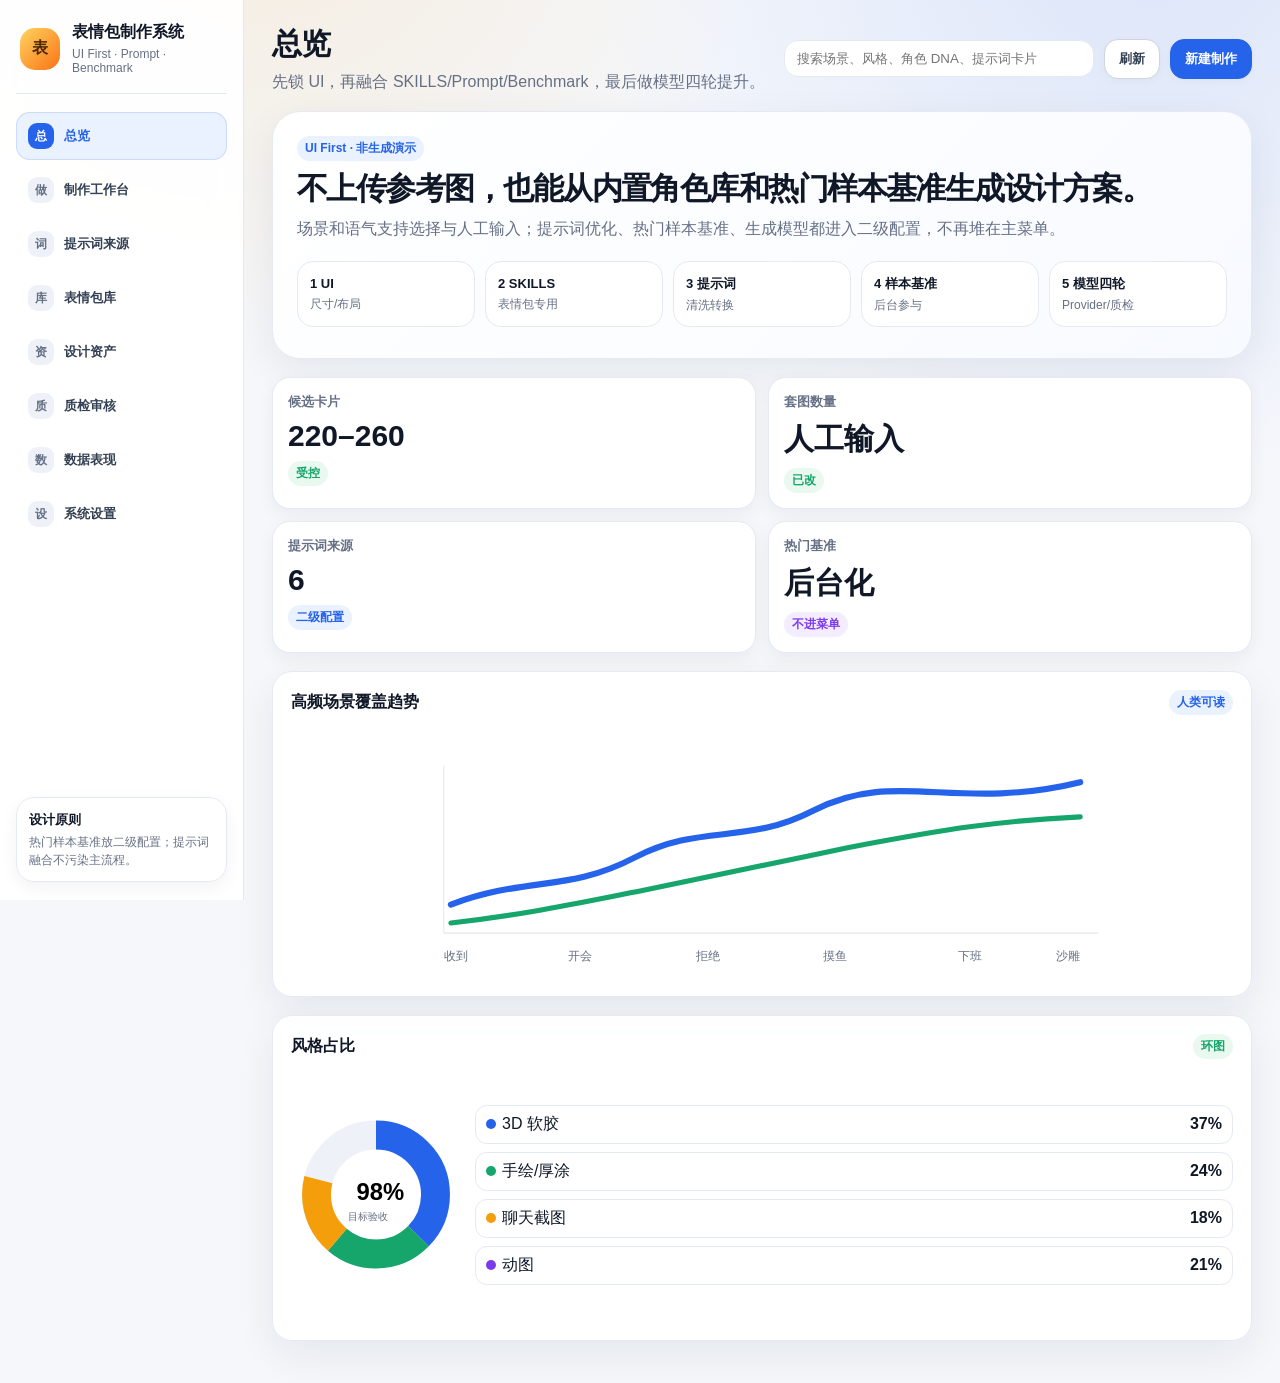
<file: preview/golden/index.html>
<!doctype html>
<html lang="zh-CN">
<head>
<meta charset="utf-8"/>
<meta name="viewport" content="width=device-width,initial-scale=1"/>
<title>表情包制作系统 · v6 交互预览</title>
<style>
:root{
  --bg:#f5f7fb;--panel:#fff;--line:#e5e9f2;--ink:#101828;--text:#344054;--muted:#667085;
  --blue:#2563eb;--blue-soft:#eaf1ff;--green:#16a56a;--green-soft:#e9f9ef;--orange:#f59e0b;--orange-soft:#fff7e6;--red:#e5484d;--red-soft:#fff0f0;--purple:#7c3aed;--purple-soft:#f4edff;
  --shadow:0 14px 42px rgba(16,24,40,.07);--shadow-sm:0 6px 18px rgba(16,24,40,.05);
  --r:20px;--side:244px;--rail:356px;
}
*{box-sizing:border-box}
body{margin:0;color:var(--ink);background:radial-gradient(circle at 90% -5%,rgba(37,99,235,.12),transparent 30%),radial-gradient(circle at 20% -10%,rgba(245,158,11,.12),transparent 28%),var(--bg);font-family:-apple-system,BlinkMacSystemFont,"Segoe UI","PingFang SC","Microsoft YaHei",Arial,sans-serif}
button,input,select,textarea{font-family:inherit}button{cursor:pointer}
.app{display:grid;grid-template-columns:var(--side) minmax(0,1fr);min-height:100vh}
.side{position:sticky;top:0;height:100vh;padding:22px 16px;background:rgba(255,255,255,.92);border-right:1px solid var(--line);backdrop-filter:blur(14px)}
.brand{display:flex;gap:12px;align-items:center;padding:0 4px 18px;border-bottom:1px solid var(--line)}
.logo{width:42px;height:42px;border-radius:15px;background:linear-gradient(135deg,#ffd45f,#f97316);display:grid;place-items:center;font-weight:950;color:#4b2800}
.brand h1{font-size:16px;margin:0}.brand p{font-size:12px;color:var(--muted);margin:4px 0 0}
.nav{display:flex;flex-direction:column;gap:6px;margin-top:18px}
.nav button{border:0;background:transparent;border-radius:14px;padding:11px 12px;display:flex;gap:10px;align-items:center;color:#344054;font-weight:850}
.nav i{font-style:normal;width:26px;height:26px;border-radius:9px;background:#eef2f8;color:#667085;display:grid;place-items:center;font-size:12px}
.nav button.active{background:#eaf1ff;color:var(--blue);box-shadow:inset 0 0 0 1px #cbdcff}.nav button.active i{background:var(--blue);color:white}
.side-note{position:absolute;bottom:18px;left:16px;right:16px;background:#fff;border:1px solid var(--line);border-radius:18px;padding:12px;box-shadow:var(--shadow-sm)}
.side-note b{font-size:13px}.side-note p{font-size:12px;line-height:1.45;color:var(--muted);margin:5px 0 0}
.main{padding:24px 28px 42px;min-width:0}
.top{display:flex;align-items:center;justify-content:space-between;gap:18px;margin-bottom:18px}
.title h2{font-size:30px;margin:0;letter-spacing:-.04em}.title p{color:var(--muted);margin:7px 0 0}
.actions{display:flex;gap:10px;align-items:center;flex-wrap:wrap;justify-content:flex-end}
.search input{width:310px;border:1px solid var(--line);border-radius:14px;padding:10px 12px;background:#fff;outline:none}
.btn{border:1px solid #d0d5dd;background:#fff;border-radius:14px;color:#344054;padding:10px 14px;font-weight:900;display:inline-flex;align-items:center;justify-content:center;gap:8px;box-shadow:0 2px 8px rgba(16,24,40,.03)}
.btn.primary{background:var(--blue);border-color:var(--blue);color:white}.btn.soft{background:var(--blue-soft);border-color:#cbdcff;color:var(--blue)}.btn.green{background:var(--green-soft);border-color:#c7eed8;color:var(--green)}.btn.danger{background:var(--red-soft);border-color:#ffd1d1;color:#d92d2d}.btn:disabled{opacity:.55;cursor:not-allowed}
.page{display:none}.page.active{display:block}
.card{background:rgba(255,255,255,.96);border:1px solid var(--line);border-radius:var(--r);box-shadow:var(--shadow);padding:18px}
.card.compact{padding:14px}.head{display:flex;align-items:flex-start;justify-content:space-between;gap:14px;margin-bottom:14px}
.head h3{margin:0;font-size:18px;letter-spacing:-.02em}.head p{margin:5px 0 0;color:var(--muted);font-size:13px;line-height:1.5}
.tag{display:inline-flex;border-radius:999px;padding:4px 8px;font-size:12px;font-weight:900;background:#f2f4f7;color:#475467}.tag.blue{background:var(--blue-soft);color:var(--blue)}.tag.green{background:var(--green-soft);color:var(--green)}.tag.orange{background:var(--orange-soft);color:#a66200}.tag.red{background:var(--red-soft);color:var(--red)}.tag.purple{background:var(--purple-soft);color:var(--purple)}
.grid{display:grid;gap:16px}.two{grid-template-columns:1fr 1fr}.three{grid-template-columns:repeat(3,1fr)}.four{grid-template-columns:repeat(4,1fr)}
.hero{display:grid;grid-template-columns:minmax(0,1.35fr) minmax(360px,.65fr);gap:18px;margin-bottom:18px}
.hero-main{background:linear-gradient(135deg,#fff,#f7faff);border:1px solid var(--line);border-radius:28px;box-shadow:var(--shadow);padding:24px;min-height:248px}
.hero-main h3{font-size:31px;line-height:1.14;margin:10px 0 10px;letter-spacing:-.05em}.hero-main p{color:var(--muted);line-height:1.65;margin:0 0 18px}
.flow{display:grid;grid-template-columns:repeat(5,minmax(0,1fr));gap:10px}.flow div{background:#fff;border:1px solid var(--line);border-radius:16px;padding:12px}.flow b{font-size:13px}.flow span{display:block;font-size:12px;color:var(--muted);margin-top:4px}
.kpis{display:grid;grid-template-columns:1fr 1fr;gap:12px}.kpi{background:#fff;border:1px solid var(--line);border-radius:18px;padding:15px;box-shadow:var(--shadow-sm)}.kpi small{display:block;color:var(--muted);font-weight:800}.kpi strong{display:block;font-size:30px;margin:8px 0}
.steps{display:grid;grid-template-columns:280px minmax(0,1fr) 330px;gap:18px;align-items:start}.step-tabs{display:flex;gap:8px;flex-wrap:wrap;margin-bottom:14px}.step-tabs button{border:1px solid var(--line);background:#fff;border-radius:999px;padding:8px 12px;color:#667085;font-weight:900}.step-tabs button.active{background:#111827;color:#fff}
.field{margin-bottom:12px}.field label{display:block;font-size:12px;color:#475467;font-weight:950;margin-bottom:7px}.field input,.field select,.field textarea{width:100%;border:1px solid var(--line);background:#fff;border-radius:13px;padding:11px 12px;outline:none}.field textarea{min-height:120px;line-height:1.6}
.chips{display:flex;flex-wrap:wrap;gap:8px}.chip{border:1px solid var(--line);background:#fff;border-radius:999px;padding:7px 10px;font-size:12px;font-weight:850;color:#475467}.chip.active{background:#111827;color:white;border-color:#111827}
.upload{border:1.5px dashed #b7c9ec;background:linear-gradient(135deg,#fbfdff,#f4f8ff);border-radius:18px;padding:18px;text-align:center}.upload b{display:block;margin-bottom:5px}.upload span{font-size:13px;color:var(--muted)}
.mini{display:grid;grid-template-columns:repeat(3,1fr);gap:10px;margin-top:12px}.mini div,.mini-card{background:#fff;border:1px solid var(--line);border-radius:14px;padding:11px}.mini b,.mini-card b{font-size:13px}.mini span,.mini-card span{display:block;color:var(--muted);font-size:12px;line-height:1.45;margin-top:4px}
.layer{background:#fff;border:1px solid var(--line);border-radius:15px;padding:12px;margin-bottom:10px}.layer b{display:block;margin-bottom:5px}.layer span{font-size:13px;color:#475467;line-height:1.6}
.candidate-grid{display:grid;grid-template-columns:repeat(auto-fill,minmax(220px,1fr));gap:16px}
.candidate{background:#fff;border:1px solid var(--line);border-radius:18px;padding:10px;box-shadow:var(--shadow-sm)}
.art{height:198px;border:1px solid var(--line);border-radius:15px;background:#f8fafc;overflow:hidden}.art svg,.thumb svg,.asset-img svg,.detail-img svg,.big svg{width:100%;height:100%;display:block}.candidate h4{margin:10px 0 6px;font-size:15px}.tools{display:flex;gap:7px;flex-wrap:wrap;margin-top:9px}.tools .btn{font-size:12px;padding:8px 10px;border-radius:11px;box-shadow:none}
.filters{display:grid;grid-template-columns:repeat(5,1fr);gap:10px}.library{display:grid;grid-template-columns:minmax(0,1fr) 380px;gap:18px;align-items:start}.table{background:#fff;border:1px solid var(--line);border-radius:18px;overflow:hidden}.row{display:grid;grid-template-columns:42px 82px minmax(220px,1fr) 120px 110px 120px 140px;gap:10px;align-items:center;padding:10px 12px;border-bottom:1px solid var(--line)}.row:last-child{border-bottom:0}.row.header{background:#f9fafb;color:#667085;font-weight:950;font-size:12px}.thumb{width:70px;height:70px;border:1px solid var(--line);border-radius:14px;background:#f7f9fd;overflow:hidden}.muted{font-size:12px;color:var(--muted);line-height:1.4;margin:3px 0 0}.detail{position:sticky;top:22px}.detail-img{height:270px;border:1px solid var(--line);border-radius:18px;background:#fff;overflow:hidden}.info{display:grid;grid-template-columns:1fr 1fr;gap:10px;margin-top:12px}.info div{background:#fff;border:1px solid var(--line);border-radius:13px;padding:10px}.info small{display:block;color:var(--muted);margin-bottom:4px}
.assets{display:grid;grid-template-columns:repeat(auto-fill,minmax(230px,1fr));gap:16px}.asset{background:#fff;border:1px solid var(--line);border-radius:18px;box-shadow:var(--shadow-sm);padding:12px}.asset-img{height:168px;border:1px solid var(--line);border-radius:15px;background:#f8fafc;overflow:hidden}.asset h4{margin:10px 0 6px}
.qa{display:grid;grid-template-columns:280px minmax(360px,1fr) 340px;gap:18px;align-items:start}.big{height:330px;border:1px solid var(--line);border-radius:20px;background:#fff;overflow:hidden}.check{display:flex;justify-content:space-between;background:#fff;border:1px solid var(--line);border-radius:14px;padding:11px;margin-bottom:8px}
.chart-row{display:grid;grid-template-columns:1.25fr .75fr;gap:18px}.chart{height:326px}.chart svg{width:100%;height:255px;display:block}.chart-title{display:flex;justify-content:space-between;align-items:center;margin-bottom:8px}.chart-title h4{margin:0}
.donut{display:grid;grid-template-columns:170px 1fr;gap:14px;align-items:center}.legend{display:grid;gap:8px}.legend div{display:flex;justify-content:space-between;align-items:center;background:#fff;border:1px solid var(--line);border-radius:12px;padding:8px 10px}.dot{width:10px;height:10px;border-radius:50%;display:inline-block;margin-right:6px}.dot.b{background:var(--blue)}.dot.g{background:var(--green)}.dot.o{background:var(--orange)}.dot.p{background:var(--purple)}
.source-grid,.settings-grid{display:grid;grid-template-columns:repeat(3,1fr);gap:16px}.source-card{background:#fff;border:1px solid var(--line);border-radius:18px;box-shadow:var(--shadow-sm);padding:16px}.source-card h4{margin:0 0 8px}.source-card p{font-size:13px;color:var(--muted);line-height:1.55}.pipe{background:#0f172a;color:#dbeafe;border-radius:18px;padding:14px;font-family:ui-monospace,Consolas,monospace;font-size:12px;line-height:1.7;overflow:auto}
.modal{position:fixed;inset:0;background:rgba(16,24,40,.42);display:none;align-items:center;justify-content:center;z-index:50}.modal.show{display:flex}.dialog{width:min(880px,92vw);background:#fff;border-radius:24px;padding:20px;box-shadow:0 30px 90px rgba(0,0,0,.22)}.dialog-head{display:flex;justify-content:space-between;align-items:center;margin-bottom:14px}.dialog-head h3{margin:0}.close{border:0;background:#f2f4f7;border-radius:12px;padding:8px 10px}
.toast{position:fixed;right:24px;bottom:24px;background:#101828;color:white;padding:12px 14px;border-radius:14px;box-shadow:var(--shadow);display:none}.toast.show{display:block}

/* QA hard guard: do not allow preview art to replace the whole page or exceed workbench size */
#qa .qa{align-items:start;}
#qa .big{height:360px;max-height:42vh;}
#qa .card{overflow:hidden;}
#qa .check + .btn{margin-top:8px;}
#qa .mini-card{margin-bottom:10px;}

@media(max-width:1280px){.hero,.steps,.library,.qa,.chart-row{grid-template-columns:1fr}.detail{position:static}.filters{grid-template-columns:repeat(3,1fr)}}
@media(max-width:900px){:root{--side:0}.app{grid-template-columns:1fr}.side{display:none}.main{padding:18px}.top{align-items:flex-start;flex-direction:column}.search input{width:100%}.flow,.grid.two,.grid.three,.grid.four,.filters,.source-grid,.settings-grid{grid-template-columns:1fr}.row{grid-template-columns:36px 76px 1fr}.row span:nth-child(n+4),.row button{display:none}}
</style>
</head>
<body>
<div class="app">
<aside class="side">
  <div class="brand"><div class="logo">表</div><div><h1>表情包制作系统</h1><p>UI First · Prompt · Benchmark</p></div></div>
  <nav class="nav">
    <button class="active" data-page="overview"><i>总</i>总览</button>
    <button data-page="maker"><i>做</i>制作工作台</button>
    <button data-page="source"><i>词</i>提示词来源</button>
    <button data-page="library"><i>库</i>表情包库</button>
    <button data-page="assets"><i>资</i>设计资产</button>
    <button data-page="qa"><i>质</i>质检审核</button>
    <button data-page="analytics"><i>数</i>数据表现</button>
    <button data-page="settings"><i>设</i>系统设置</button>
  </nav>
  <div class="side-note"><b>设计原则</b><p>热门样本基准放二级配置；提示词融合不污染主流程。</p></div>
</aside>
<main class="main">
<div class="top"><div class="title"><h2 id="title">总览</h2><p id="sub">先锁 UI，再融合 SKILLS/Prompt/Benchmark，最后做模型四轮提升。</p></div><div class="actions"><div class="search"><input placeholder="搜索场景、风格、角色 DNA、提示词卡片"></div><button class="btn">刷新</button><button class="btn primary" data-jump="maker">新建制作</button></div></div>

<section class="page active" id="overview">
  <div class="hero"><div class="hero-main"><span class="tag blue">UI First · 非生成演示</span><h3>不上传参考图，也能从内置角色库和热门样本基准生成设计方案。</h3><p>场景和语气支持选择与人工输入；提示词优化、热门样本基准、生成模型都进入二级配置，不再堆在主菜单。</p><div class="flow"><div><b>1 UI</b><span>尺寸/布局</span></div><div><b>2 SKILLS</b><span>表情包专用</span></div><div><b>3 提示词</b><span>清洗转换</span></div><div><b>4 样本基准</b><span>后台参与</span></div><div><b>5 模型四轮</b><span>Provider/质检</span></div></div></div><div class="kpis"><div class="kpi"><small>候选卡片</small><strong>220–260</strong><span class="tag green">受控</span></div><div class="kpi"><small>套图数量</small><strong>人工输入</strong><span class="tag green">已改</span></div><div class="kpi"><small>提示词来源</small><strong>6</strong><span class="tag blue">二级配置</span></div><div class="kpi"><small>热门基准</small><strong>后台化</strong><span class="tag purple">不进菜单</span></div></div></div>
  <div class="chart-row"><div class="card chart"><div class="chart-title"><h4>高频场景覆盖趋势</h4><span class="tag blue">人类可读</span></div><svg viewBox="0 0 720 250"><line x1="48" y1="206" x2="690" y2="206" stroke="#e4e7ec"/><line x1="48" y1="42" x2="48" y2="206" stroke="#e4e7ec"/><path d="M55 178 C130 150 170 166 235 132 C300 98 344 120 410 86 C492 44 548 88 672 58" fill="none" stroke="#2563eb" stroke-width="6" stroke-linecap="round"/><path d="M55 196 C128 188 182 176 244 164 C318 148 380 136 445 122 C540 104 590 96 672 92" fill="none" stroke="#16a56a" stroke-width="5" stroke-linecap="round"/><g fill="#667085" font-size="12"><text x="48" y="232">收到</text><text x="170" y="232">开会</text><text x="295" y="232">拒绝</text><text x="420" y="232">摸鱼</text><text x="552" y="232">下班</text><text x="648" y="232">沙雕</text></g></svg></div><div class="card chart"><div class="chart-title"><h4>风格占比</h4><span class="tag green">环图</span></div><div class="donut"><svg viewBox="0 0 200 200"><circle cx="100" cy="100" r="70" fill="none" stroke="#eef2f8" stroke-width="34"/><circle cx="100" cy="100" r="70" fill="none" stroke="#2563eb" stroke-width="34" stroke-dasharray="164 440" transform="rotate(-90 100 100)"/><circle cx="100" cy="100" r="70" fill="none" stroke="#16a56a" stroke-width="34" stroke-dasharray="105 440" stroke-dashoffset="-164" transform="rotate(-90 100 100)"/><circle cx="100" cy="100" r="70" fill="none" stroke="#f59e0b" stroke-width="34" stroke-dasharray="78 440" stroke-dashoffset="-269" transform="rotate(-90 100 100)"/><text x="77" y="106" font-size="28" font-weight="900">98%</text><text x="67" y="130" fill="#667085" font-size="12">目标验收</text></svg><div class="legend"><div><span><i class="dot b"></i>3D 软胶</span><b>37%</b></div><div><span><i class="dot g"></i>手绘/厚涂</span><b>24%</b></div><div><span><i class="dot o"></i>聊天截图</span><b>18%</b></div><div><span><i class="dot p"></i>动图</span><b>21%</b></div></div></div></div></div>
</section>

<section class="page" id="maker">
  <div class="step-tabs"><button class="active">1 需求</button><button>2 上传/DNA</button><button>3 提示词</button><button>4 候选</button><button>5 质检导出</button></div>
  <div class="steps"><div class="card"><div class="head"><div><h3>需求输入</h3><p>场景和语气既可选择，也可人工输入。</p></div></div><div class="field"><label>常用场景</label><div class="chips" id="sceneChips"></div></div><div class="field"><label>自定义场景</label><input id="customScene" placeholder="例如：老板突然拉会、朋友已读不回、客户疯狂催稿"></div><div class="field"><label>常用语气</label><div class="chips" id="toneChips"></div></div><div class="field"><label>自定义语气</label><input id="customTone" placeholder="例如：冷脸卖萌、假装体面、阴阳但礼貌"></div><div class="field"><label>套图数量</label><input type="number" value="24" min="1" max="80"></div><button class="btn primary" id="build">构建深度提示词</button></div>
  <div class="card"><div class="head"><div><h3>上传与角色 DNA</h3><p>不上传也能从内置角色库 + 热门样本基准生成 DNA。</p></div></div><div class="upload"><b>上传参考图 / GIF / 多图</b><span>可选。上传后用于主体避让、一图多版和角色一致性。</span></div><div class="mini"><div><b>内置 DNA</b><span>不上传时自动生成。</span></div><div><b>热门基准</b><span>后台参与，不进主菜单。</span></div><div><b>动态计划</b><span>动作、节奏、循环方式。</span></div></div></div>
  <div class="card"><div class="head"><div><h3>外部配置入口</h3><p>模型、提示词来源、热门样本基准都从这里进入。</p></div></div><button class="btn soft" data-open-settings="model">配置图片模型</button><button class="btn soft" data-open-settings="prompt" style="margin-top:10px">配置提示词来源</button><button class="btn soft" data-open-settings="benchmark" style="margin-top:10px">导入热门样本</button></div></div>
  <div class="grid two" style="margin-top:18px"><div class="card"><div class="head"><div><h3>生成摘要</h3><p>不展示六源融合过程，只展示表情包生产摘要。</p></div></div><div class="layer"><b>场景与语气</b><span id="intent">开会场景；打工人语气；礼貌崩溃但仍能回复。</span></div><div class="layer"><b>角色一致性</b><span id="dna">统一脸型、配色、白边、道具；每张变化动作和文案。</span></div><div class="layer"><b>质量要求</b><span id="prod">非扁平、光影材质、边缘描边、道具、可读短文案、主体避让。</span></div></div><div class="card"><div class="head"><div><h3>候选结果</h3><p>尺寸受控。未配置正式模型时不会显示正式候选。</p></div><button class="btn primary" id="simulate">模拟参考图再创作</button></div><div class="candidate-grid" id="candidates"></div></div></div>
</section>

<section class="page" id="source"><div class="source-grid"><div class="source-card"><h4>prompts.chat</h4><p>读取公开格式，去重、过滤、转成表情包专用提示词卡。</p><span class="tag blue">后台配置</span></div><div class="source-card"><h4>GitHub 提示词仓库</h4><p>只作为来源候选，必须检查许可、去重、过滤低质内容。</p><span class="tag orange">需验收</span></div><div class="source-card"><h4>系统提示词结构库</h4><p>只抽取循环、验收、结构化输出，不展示原文。</p><span class="tag green">只抽结构</span></div><div class="source-card"><h4>项目内规则</h4><p>读取项目已有规则，合并到表情包专用库。</p></div><div class="source-card"><h4>微信套图策略</h4><p>角色 DNA、16/24 套图、微信尺寸、封面和图标。</p></div><div class="source-card"><h4>表情制作策略</h4><p>多图上传、中文文案、语气、风格、一图多版、主体避让。</p></div></div><div class="card" style="margin-top:18px"><div class="head"><div><h3>后台处理管线</h3><p>外部来源后台化，不污染制作主流程。</p></div></div><div class="pipe">拉取/导入 → 许可检查 → 去重 → 低质过滤 → 场景/风格/机制分类 → 转表情包专用提示词卡 → 质检规则绑定 → 页面只展示中文摘要</div></div></section>

<section class="page" id="library"><div class="card"><div class="head"><div><h3>表情包库</h3><p>资源管理，不是大图画廊。</p></div><button class="btn danger">批量删除</button></div><div class="filters"><div class="field"><label>场景</label><select><option>全部</option></select></div><div class="field"><label>风格</label><select><option>全部</option></select></div><div class="field"><label>来源</label><select><option>全部</option></select></div><div class="field"><label>质量</label><select><option>全部</option></select></div><div class="field"><label>动态</label><select><option>全部</option></select></div></div></div><div class="library" style="margin-top:18px"><div class="card compact"><div class="table"><div class="row header"><span></span><span>图</span><span>名称</span><span>来源</span><span>质量</span><span>平台</span><span>操作</span></div><div class="row"><input type="checkbox"><div class="thumb" id="lib1"></div><div><b>开会礼貌崩溃 01</b><p class="muted">场景：开会 · 语气：打工人</p></div><span>参考图再创作</span><span class="tag orange">需复核</span><span>微信</span><button class="btn soft">详情</button></div></div></div><div class="card detail"><div class="head"><div><h3>详情</h3><p>大图只在详情区展示。</p></div></div><div class="detail-img" id="detail"></div><div class="info"><div><small>质量</small><b>需人工复核</b></div><div><small>来源</small><b>参考图再创作</b></div><div><small>发布校验</small><b>待检查</b></div><div><small>动态</small><b>否</b></div></div></div></div></section>

<section class="page" id="assets"><div class="card"><div class="head"><div><h3>设计资产</h3><p>卡片尺寸受控，不再大图铺满。</p></div></div><div class="asset-grid assets"><div class="asset"><div class="asset-img" id="asset1"></div><h4>会议犬 DNA</h4><span class="tag blue">一致性锁定</span></div><div class="asset"><div class="asset-img" id="asset2"></div><h4>3D 软胶风格板</h4><span class="tag green">可用于生成</span></div><div class="asset"><div class="asset-img" id="asset3"></div><h4>打工人 24 张模板</h4><span class="tag purple">套图模板</span></div></div></div></section>

<section class="page" id="qa"><div class="qa"><div class="card"><h3>质检队列</h3><p>低质样本默认不能通过。</p><div class="mini-card"><b>扁平化风险</b><span>统一圆脸、低细节、缺少场景。</span></div><div class="mini-card"><b>动态检查</b><span>帧数、循环、动作差异。</span></div></div><div class="card"><div class="head"><div><h3>预览区</h3><p>固定高度预览，不允许图片撑满全屏。</p></div><span class="tag orange">需复核</span></div><div class="big" id="qaArt"></div></div><div class="card"><h3>检查清单</h3><div class="check"><b>非扁平化</b><span class="tag orange">需复核</span></div><div class="check"><b>主体避让</b><span class="tag green">通过</span></div><div class="check"><b>动态感</b><span class="tag blue">待检查</span></div><button class="btn green">单个通过</button><button class="btn danger">驳回</button></div></div></section>

<section class="page" id="analytics"><div class="chart-row"><div class="card chart"><div class="chart-title"><h4>热门场景覆盖</h4><span class="tag blue">趋势</span></div><svg viewBox="0 0 720 250"><line x1="48" y1="206" x2="690" y2="206" stroke="#e4e7ec"/><path d="M55 178 C130 150 170 166 235 132 C300 98 344 120 410 86 C492 44 548 88 672 58" fill="none" stroke="#2563eb" stroke-width="6" stroke-linecap="round"/></svg></div><div class="card chart"><div class="chart-title"><h4>传播机制排行</h4><span class="tag purple">排行</span></div><svg viewBox="0 0 500 250"><g font-size="13" fill="#667085"><text x="20" y="40">共鸣</text><text x="20" y="85">反差</text><text x="20" y="130">低成本回复</text><text x="20" y="175">群聊刷屏</text><text x="20" y="220">文案梗</text></g><rect x="130" y="24" width="300" height="18" rx="9" fill="#2563eb"/><rect x="130" y="69" width="250" height="18" rx="9" fill="#12a66a"/><rect x="130" y="114" width="218" height="18" rx="9" fill="#f59e0b"/></svg></div></div></section>

<section class="page" id="settings"><div class="settings-grid"><div class="card" id="setting-model"><h3>正式图片模型</h3><p>配置 URL、密钥、模型、测试连接。未配置不能假生成。</p><button class="btn primary" onclick="toast('已打开图片模型配置面板')">配置</button></div><div class="card" id="setting-prompt"><h3>提示词来源</h3><p>prompts.chat、GitHub 仓库、系统结构库、项目规则、微信/制作策略。</p><button class="btn soft" onclick="toast('已打开提示词来源配置')">刷新来源</button></div><div class="card" id="setting-benchmark"><h3>热门样本基准</h3><p>仅后台配置和导入，不放主菜单。</p><button class="btn soft" onclick="toast('已打开热门样本导入')">导入样本包</button></div></div></section>
</main></div>
<div class="toast" id="toast"></div>
<script>
const titles={overview:["总览","先锁 UI，再融合 SKILLS/Prompt/Benchmark，最后做模型四轮提升。"],maker:["制作工作台","不上传参考图也能从内置 DNA 与热门基准生成设计方案。"],source:["提示词来源","外部来源后台化：清洗、去重、过滤、转成表情包专用结构。"],library:["表情包库","紧凑资源管理，不是大图画廊。"],assets:["设计资产","Character DNA、风格板、参考模板，卡片尺寸受控。"],qa:["质检审核","不是单图占满屏，而是队列、预览、检查清单三栏。"],analytics:["数据表现","图表按人类可读的趋势和排行组织。"],settings:["系统设置","模型、提示词来源、热门样本基准都放二级配置。"]};
function show(p){document.querySelectorAll('.page').forEach(x=>x.classList.remove('active'));document.getElementById(p).classList.add('active');document.querySelectorAll('[data-page]').forEach(b=>b.classList.toggle('active',b.dataset.page===p));document.getElementById('title').textContent=titles[p][0];document.getElementById('sub').textContent=titles[p][1];window.scrollTo({top:0,behavior:'smooth'});}
document.querySelectorAll('[data-page],[data-jump]').forEach(b=>b.onclick=()=>show(b.dataset.page||b.dataset.jump));
document.querySelectorAll('[data-open-settings]').forEach(b=>b.onclick=()=>{show('settings');setTimeout(()=>document.getElementById('setting-'+b.dataset.openSettings).scrollIntoView({behavior:'smooth',block:'center'}),80)});
function toast(t){const el=document.getElementById('toast');el.textContent=t;el.classList.add('show');setTimeout(()=>el.classList.remove('show'),1600);}
function chips(id,arr){const box=document.getElementById(id);arr.forEach((x,i)=>{const b=document.createElement('button');b.className='chip'+(i===0?' active':'');b.textContent=x;b.onclick=()=>{box.querySelectorAll('.chip').forEach(c=>c.classList.remove('active'));b.classList.add('active')};box.appendChild(b)})}
chips('sceneChips',['收到','拒绝','催促','感谢','抱歉','摸鱼','开会','下班','崩溃','加油','阴阳怪气','沙雕','治愈','发疯','晚安','催更','别吵','我裂开']);
chips('toneChips',['打工人','沙雕','阴阳怪气','可爱','冷幽默','治愈','发疯文学','反差萌','礼貌崩溃','嘴硬心软','冷脸卖萌']);
function art(seed,text='收到'){const c=[['#dbeafe','#fff2cc','#ffb4c2'],['#e8f9ef','#ffe7c2','#a7d8ff'],['#f4e8ff','#ffedda','#c8facc']][seed%3];return `<svg viewBox="0 0 420 320"><defs><linearGradient id="g${seed}" x1="0" x2="1" y1="0" y2="1"><stop stop-color="${c[0]}"/><stop offset=".6" stop-color="${c[1]}"/><stop offset="1" stop-color="${c[2]}"/></linearGradient><filter id="s${seed}"><feDropShadow dx="0" dy="12" stdDeviation="10" flood-color="#475467" flood-opacity=".22"/></filter></defs><rect width="420" height="320" rx="34" fill="url(#g${seed})"/><ellipse cx="210" cy="238" rx="98" ry="20" fill="#475467" opacity=".15"/><g filter="url(#s${seed})"><path d="M142 154 C142 88 198 52 252 76 C308 102 314 176 272 218 C230 258 162 226 142 154Z" fill="#fff" stroke="#fff" stroke-width="18"/><path d="M154 151 C154 96 198 68 238 84 C282 102 290 166 254 202 C218 236 166 216 154 151Z" fill="${seed%2?'#ffd78a':'#f5b86f'}"/><circle cx="192" cy="146" r="8" fill="#101828"/><circle cx="244" cy="146" r="8" fill="#101828"/><path d="M204 178 C220 190 238 187 250 175" fill="none" stroke="#6b2c1f" stroke-width="6" stroke-linecap="round"/><rect x="270" y="150" width="70" height="42" rx="15" fill="#fff" stroke="#263348" stroke-width="4"/><text x="287" y="178" font-size="20" font-weight="900" fill="#263348">${text}</text></g></svg>`}
['lib1','detail','asset1','asset2','asset3','qaArt'].forEach((id,i)=>{const el=document.getElementById(id);if(el)el.innerHTML=art(i,i%2?'别催':'收到')});
document.getElementById('simulate').onclick=()=>{const g=document.getElementById('candidates');g.innerHTML='';['收到但快崩溃','别催我在处理','开会中假装冷静','下班前最后一次','谢谢我先裂开','已读但不想回'].forEach((n,i)=>{const c=document.createElement('div');c.className='candidate';c.innerHTML=`<div class="art">${art(i,i%2?'别催':'收到')}</div><h4>${n}</h4><span class="tag orange">需复核</span> <span class="tag blue">参考图再创作</span><div class="tools"><button class="btn soft" onclick="toast('打开详情')">详情</button><button class="btn primary" onclick="toast('已加入候选池')">加入候选</button></div>`;g.appendChild(c)});};
document.getElementById('build').onclick=()=>{const scene=document.querySelector('#sceneChips .chip.active')?.textContent||'开会';const tone=document.querySelector('#toneChips .chip.active')?.textContent||'打工人';const customScene=document.getElementById('customScene').value.trim();const customTone=document.getElementById('customTone').value.trim();document.getElementById('intent').textContent=`场景：${customScene||scene}；语气：${customTone||tone}；用途：低成本聊天回复；套图数量按人工输入。`;document.getElementById('dna').textContent='不上传时从内置角色库 + 热门基准生成 DNA；上传后锁定参考图角色一致性。';document.getElementById('prod').textContent='非扁平、光影材质、边缘描边、道具、可读短文案、主体避让、动态计划。';toast('已更新生成摘要')};
</script>
</body>
</html>
</file>
